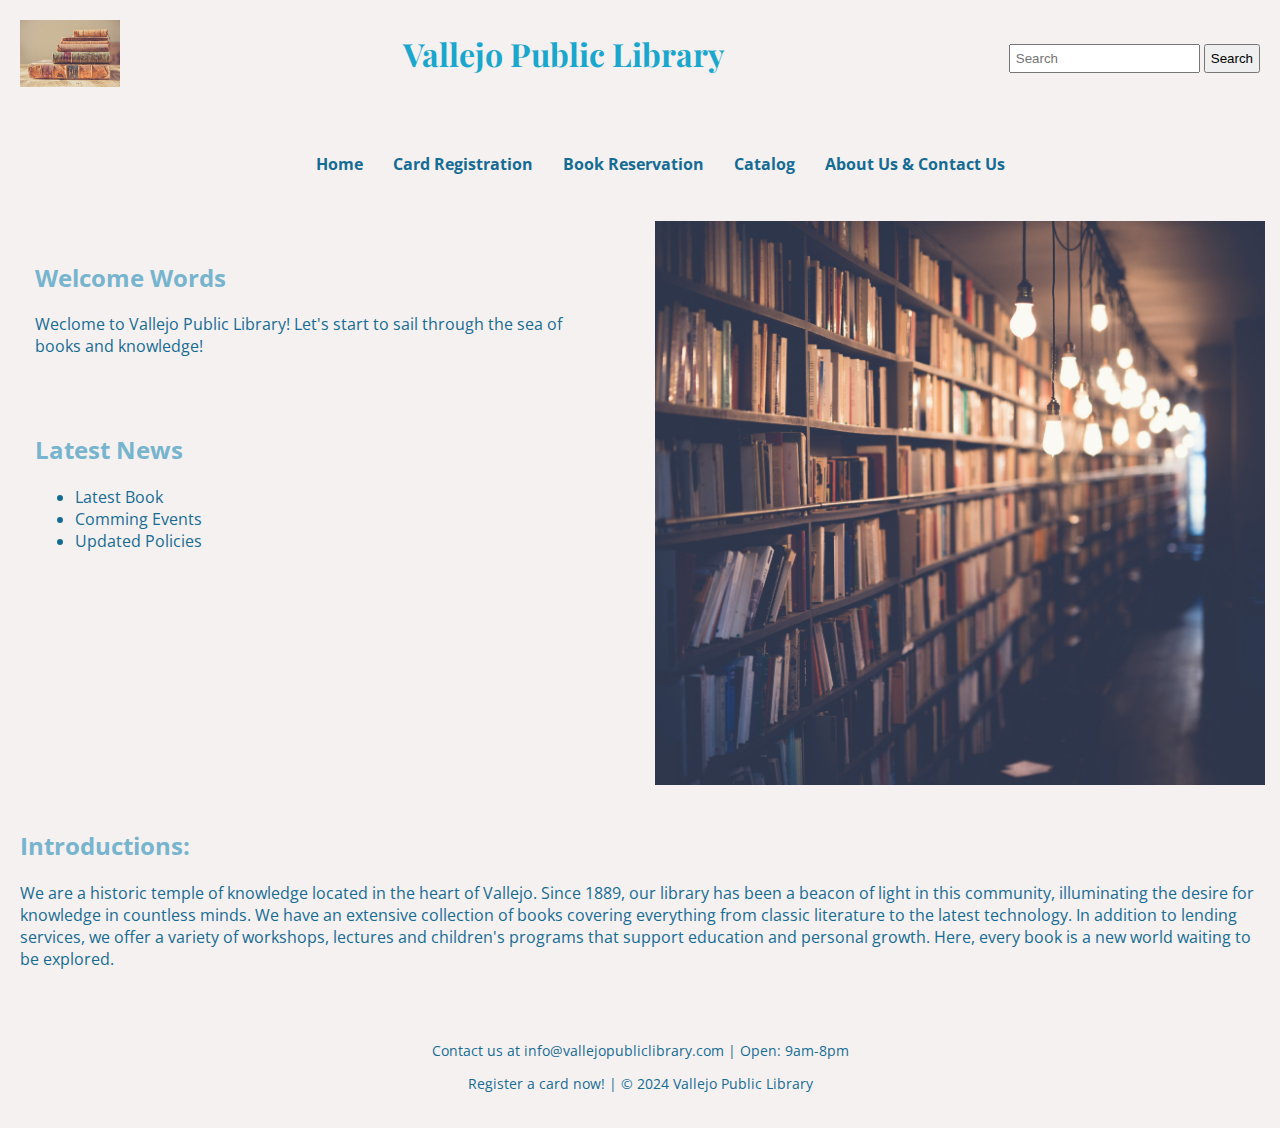
<file: index.html>
<!DOCTYPE html>
<html lang="en">
  <head>
    <meta charset="UTF-8" />
    <meta name="viewport" content="width=device-width, initial-scale=1.0" />
    <title>Vallejo Public Library</title>
    <link
      href="https://fonts.googleapis.com/css?family=Playfair+Display:400,700|Open+Sans:400,700"
      rel="stylesheet"
    />
    <link rel="stylesheet" href="style.css" />
  </head>
  <body>
    <header>
      <img
        src="logo.jpg"
        alt="Library Logo"
        id="logo"
      />
      <h1>Vallejo Public Library</h1>
      <div id="search-box">
        <input type="text" placeholder="Search" />
        <button>Search</button>
      </div>
    </header>

    <nav>
      <ul>
        <li><a href="index.html">Home</a></li>
        <li><a href="#">Card Registration</a></li>
        <li><a href="#">Book Reservation</a></li>
        <!-- using book.html replace catalog.html -->
        <li><a href="#">Catalog</a></li>
        <li><a href="#">About Us & Contact Us</a></li>
      </ul>
    </nav>
    <div id="content">
      <div id="words">
        <section id="welcome">
          <h2>Welcome Words</h2>
          <p>
            Weclome to Vallejo Public Library! Let's start to sail through the
            sea of books and knowledge!
          </p>
        </section>

        <section id="news">
          <h2>Latest News</h2>
          <ul>
            <li><a href="book.html">Latest Book</a></li>
            <li><a href="#">Comming Events</a></li>
            <li><a href="#">Updated Policies</a></li>
          </ul>
        </section>
      </div>
      <section id="gallery">
        <img src="library.jpg" alt="Library Picture" />
      </section>
    </div>
    <section id="intro">
      <h2>Introductions:</h2>
      <p>
        We are a historic temple of knowledge located in the heart of Vallejo.
        Since 1889, our library has been a beacon of light in this community,
        illuminating the desire for knowledge in countless minds. We have an
        extensive collection of books covering everything from classic
        literature to the latest technology. In addition to lending services, we
        offer a variety of workshops, lectures and children's programs that
        support education and personal growth. Here, every book is a new world
        waiting to be explored.
      </p>
    </section>

    <footer>
      <p>Contact us at info@vallejopubliclibrary.com | Open: 9am-8pm</p>
      <p>
        <a href="book.html">Register a card now!</a> | &copy; 2024 Vallejo
        Public Library
      </p>
    </footer>
  </body>
</html>
</file>
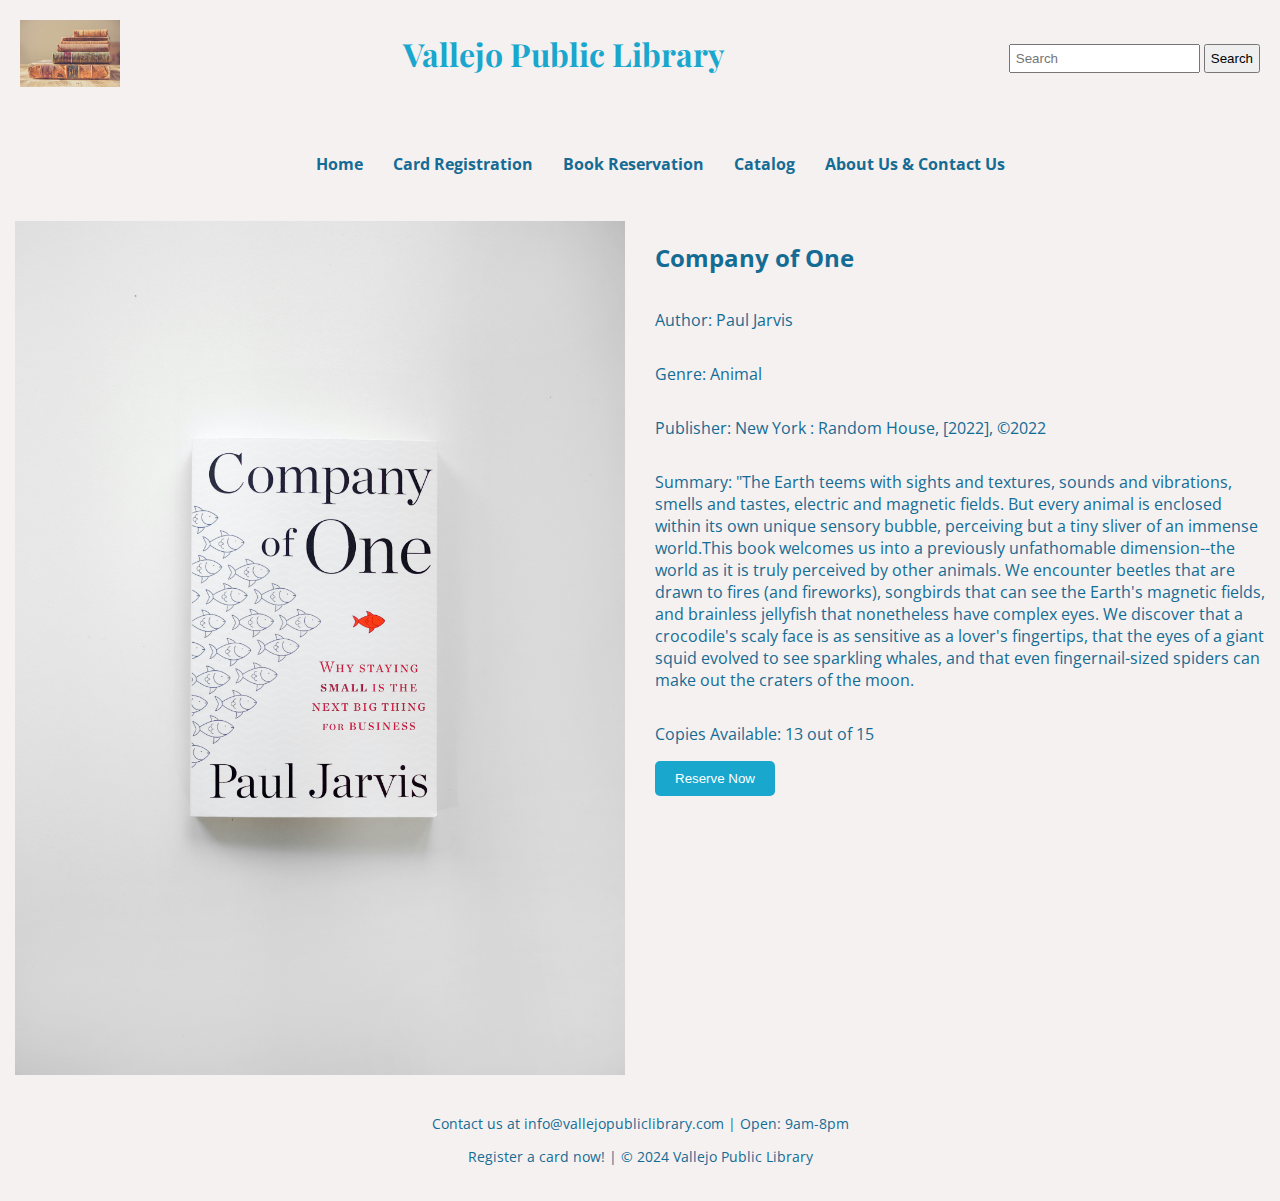
<file: book.html>
<!DOCTYPE html>
<html lang="en">
  <head>
    <meta charset="UTF-8" />
    <meta name="viewport" content="width=device-width, initial-scale=1.0" />
    <title>Book Details - Vallejo Public Library</title>
    <link
      href="https://fonts.googleapis.com/css?family=Playfair+Display:400,700|Open+Sans:400,700"
      rel="stylesheet"
    />
    <link rel="stylesheet" href="style.css" />
  </head>
  <body>
    <header>
      <img src="logo.jpg" alt="Library Logo" id="logo" />
      <h1>Vallejo Public Library</h1>
      <div id="search-box">
        <input type="text" placeholder="Search" />
        <button>Search</button>
      </div>
    </header>

    <nav>
      <ul>
        <li><a href="index.html">Home</a></li>
        <li><a href="#">Card Registration</a></li>
        <li><a href="#">Book Reservation</a></li>
        <li><a href="#">Catalog</a></li>
        <li><a href="#">About Us & Contact Us</a></li>
      </ul>
    </nav>

    <main>
      <div id="content">
        <div id="gallery">
          <img src="book-cover.jpg" alt="Book Cover" />
        </div>
        <div id="words">
          <h2>Company of One</h2>
          <p>Author: Paul Jarvis</p>
          <p>Genre: Animal</p>
          <p>Publisher: New York : Random House, [2022], ©2022</p>
          <p>
            Summary: "The Earth teems with sights and textures, sounds and
            vibrations, smells and tastes, electric and magnetic fields. But
            every animal is enclosed within its own unique sensory bubble,
            perceiving but a tiny sliver of an immense world.This book welcomes
            us into a previously unfathomable dimension--the world as it is
            truly perceived by other animals. We encounter beetles that are
            drawn to fires (and fireworks), songbirds that can see the Earth's
            magnetic fields, and brainless jellyfish that nonetheless have
            complex eyes. We discover that a crocodile's scaly face is as
            sensitive as a lover's fingertips, that the eyes of a giant squid
            evolved to see sparkling whales, and that even fingernail-sized
            spiders can make out the craters of the moon.
          </p>
          <p>Copies Available: 13 out of 15</p>
          <button id="reserve-button">Reserve Now</button>
        </div>
      </div>
    </main>

    <footer>
      <p>Contact us at info@vallejopubliclibrary.com | Open: 9am-8pm</p>
      <p>
        <a href="book.html">Register a card now!</a> | &copy; 2024 Vallejo
        Public Library
      </p>
    </footer>
  </body>
</html>
</file>
<file: style.css>
body {
    font-family: 'Open Sans', sans-serif;
    background-color: #F6F1F1;
    color: #146C94;
    margin: 0;
    padding: 0;
}

header, nav, section, footer {
    padding: 15px;
}

header {
    display: flex;
    justify-content: space-between;
    align-items: center;
    flex-wrap: wrap;
}

#logo {
    width: 100px; /* Placeholder size, adjust as needed */
}

h1 {
    font-family: 'Playfair Display', serif;
    color: #19A7CE;
    margin: 0;
}

nav {
    width: 100%;
}

nav ul {
    list-style: none;
    padding: 0;
    display: flex;
    flex-wrap: wrap;
    justify-content: center;
}

nav ul li {
    padding: 10px 15px;
}

nav ul li a {
    text-decoration: none;
    color: #146C94;
    font-weight: bold;
}



#search-box input, #search-box button {
    padding: 5px;
    margin-top: 10px;
}

section h2 {
    color: #77b4ce;
}

#content {
    display: flex;
    flex-wrap: wrap;
    justify-content: space-between;
}
#words, #gallery {
    flex: 1;
    padding: 0 15px;
    box-sizing: border-box;
}

#news ul li a {
    text-decoration: none;
    color: #146C94;
}

#words {
    height: auto;
    display: flex;
    flex-direction: column;
}

#gallery, #words {
    max-width: 95%;
}

#gallery img {
    width: 100%;
    height: auto;
}

footer {
    text-align: center;
    font-size: 0.9em;
    padding: 15px;
    
}
footer a {
    text-decoration: none;
    color: #146C94;
}

#reserve-button {
    background-color: #19A7CE;
    color: white;
    padding: 10px 20px;
    border: none;
    border-radius: 5px;
    cursor: pointer;
    display: block;
    width: fit-content;
}



/* Additional styles and responsive design can be added as needed */
@media only screen and (max-width: 600px) {
    header, nav, section, footer {
        padding: 10px;
    }

    header {
        flex-direction: column;
        align-items: flex-start;
    }

    #search-box {
        width: 100%;
    }

    nav ul {
        flex-direction: column;
        align-items: flex-start;
    }

    #content {
        flex-direction: column;
        align-items: center;
    }

    #words, #gallery {
        width: 100%;
        padding: 10px 0;
    }
}

@media only screen and (min-width: 601px) and (max-width: 980px) {
    #content {
        flex-direction: column;
        align-items: center;
    }

    #words, #gallery {
        width: 100%;
        padding: 10px 0;
    }
}

@media only screen and (min-width: 980px) {
    header, nav, section, footer {
        padding: 20px;
    }

    header {
        flex-direction: row;
        justify-content: space-between;
    }

    nav ul {
        flex-direction: row;
        justify-content: center; 
    }

    #content {
        flex-direction: row;
    }

    #words, #gallery {
        flex: 1;
        max-width: 60%;
    }
}
</file>
